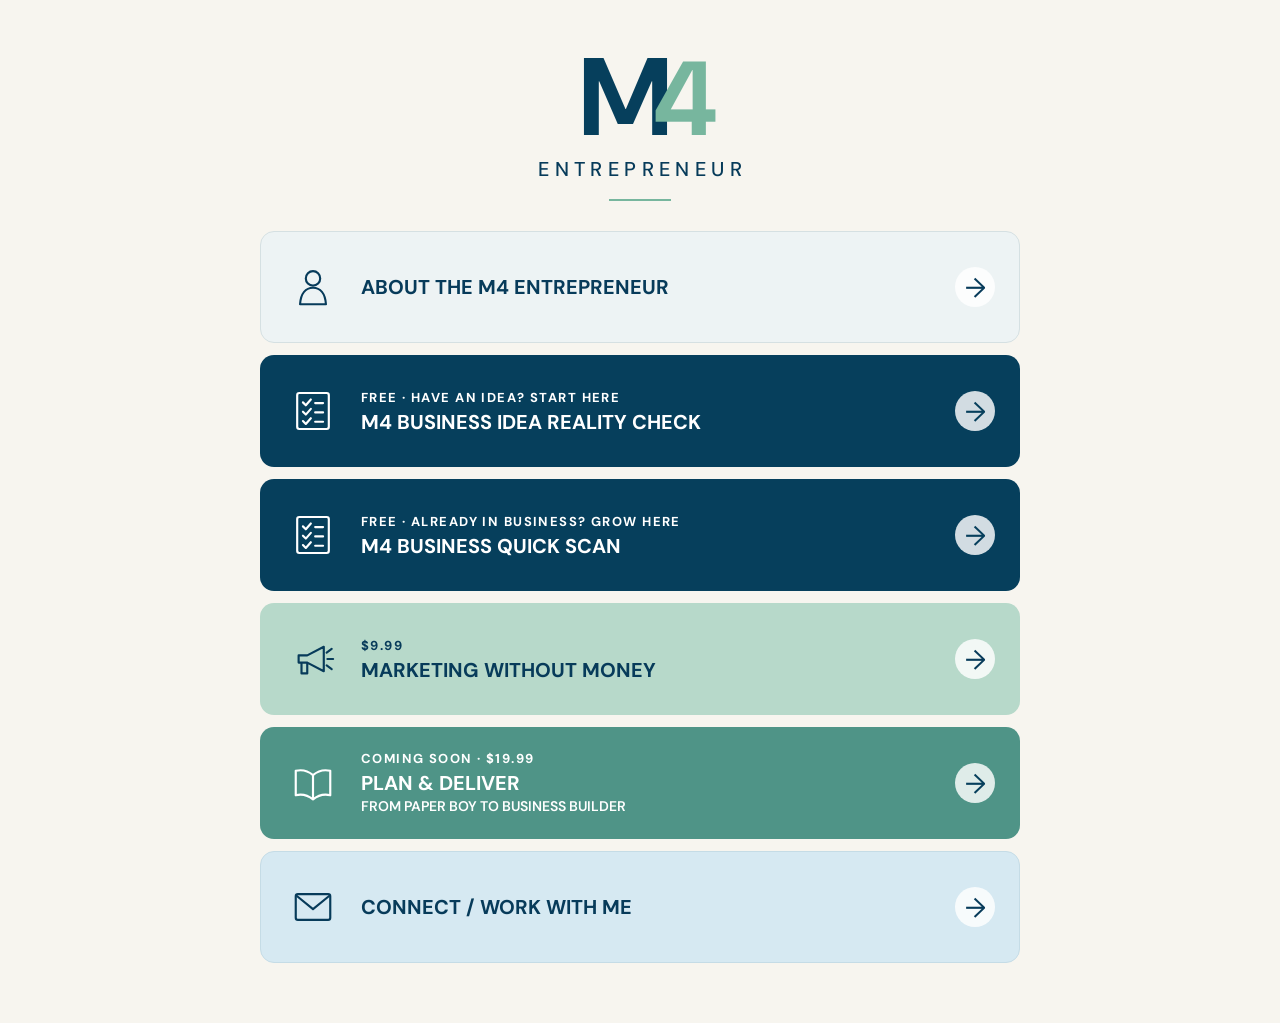
<file: index.html>
<!doctype html>
<html lang="en">
<head>
  <meta charset="utf-8">
  <meta name="viewport" content="width=device-width, initial-scale=1">
  <title>M4 Entrepreneur</title>
  <meta name="description" content="M4 Entrepreneur">

  <link rel="preconnect" href="https://fonts.googleapis.com">
  <link rel="preconnect" href="https://fonts.gstatic.com" crossorigin>
  <link href="https://fonts.googleapis.com/css2?family=DM+Sans:wght@500;600;700&display=swap" rel="stylesheet">

  <link rel="stylesheet" href="style.css">
</head>

<body>

<main class="page">

  <header class="brand">
    <div class="m4-logo" aria-label="M4">
      <span class="m">M</span><span class="four">4</span>
    </div>

    <div class="wordmark">ENTREPRENEUR</div>
    <div class="rule"></div>
  </header>


  <section class="link-stack">

    <!-- ABOUT -->
    <a class="card card-about" href="about.html">
      <span class="icon">
        <svg viewBox="0 0 64 64" aria-hidden="true">
          <circle cx="32" cy="20" r="10"/>
          <path d="M14 56c1-15 8-23 18-23s17 8 18 23H14z"/>
        </svg>
      </span>

      <span class="text">
        <strong>ABOUT THE M4 ENTREPRENEUR</strong>
      </span>

      <span class="arrow">→</span>
    </a>


    <!-- IDEA REALITY CHECK -->
    <a class="card card-navy" href="#">
      <span class="icon">
        <svg viewBox="0 0 64 64" aria-hidden="true">
          <rect x="10" y="7" width="44" height="50" rx="3"/>
          <path d="M18 20l4 4 7-8M18 33l4 4 7-8M18 46l4 4 7-8M35 21h11M35 34h11M35 47h11"/>
        </svg>
      </span>

      <span class="text">
        <small>FREE · HAVE AN IDEA? START HERE</small>
        <strong>M4 BUSINESS IDEA REALITY CHECK</strong>
      </span>

      <span class="arrow">→</span>
    </a>


    <!-- BUSINESS QUICK SCAN -->
    <a class="card card-navy" href="#">
      <span class="icon">
        <svg viewBox="0 0 64 64" aria-hidden="true">
          <rect x="10" y="7" width="44" height="50" rx="3"/>
          <path d="M18 20l4 4 7-8M18 33l4 4 7-8M18 46l4 4 7-8M35 21h11M35 34h11M35 47h11"/>
        </svg>
      </span>

      <span class="text">
        <small>FREE · ALREADY IN BUSINESS? GROW HERE</small>
        <strong>M4 BUSINESS QUICK SCAN</strong>
      </span>

      <span class="arrow">→</span>
    </a>


    <!-- MARKETING WITHOUT MONEY -->
    <a class="card card-green" href="#">
      <span class="icon">
        <svg viewBox="0 0 64 64" aria-hidden="true">
          <path d="M12 27h12l23-12v34L24 37H12zM24 37v15h-8V37M51 23l7-5M52 32h8M51 41l7 5"/>
        </svg>
      </span>

      <span class="text">
        <small>$9.99</small>
        <strong>MARKETING WITHOUT MONEY</strong>
      </span>

      <span class="arrow">→</span>
    </a>


    <!-- PLAN & DELIVER -->
    <div class="card card-teal">
      <span class="icon">
        <svg viewBox="0 0 64 64" aria-hidden="true">
          <path d="M8 15c9-2 17 0 24 6v34c-7-6-15-8-24-6V15zM56 15c-9-2-17 0-24 6v34c7-6 15-8 24-6V15zM32 21v34"/>
        </svg>
      </span>

      <span class="text">
        <small>COMING SOON · $19.99</small>
        <strong>PLAN &amp; DELIVER</strong>
        <span class="subtitle">FROM PAPER BOY TO BUSINESS BUILDER</span>
      </span>

      <span class="arrow">→</span>
    </div>


    <!-- CONNECT -->
   <a class="card card-connect" href="mailto:joemolineaux@m4entrepreneur.com">
      <span class="icon">
        <svg viewBox="0 0 64 64" aria-hidden="true">
          <rect x="8" y="14" width="48" height="36" rx="3"/>
          <path d="M10 17l22 18 22-18"/>
        </svg>
      </span>

      <span class="text">
        <strong>CONNECT / WORK WITH ME</strong>
      </span>

      <span class="arrow">→</span>
    </a>

  </section>

</main>

</body>
</html>
</file>
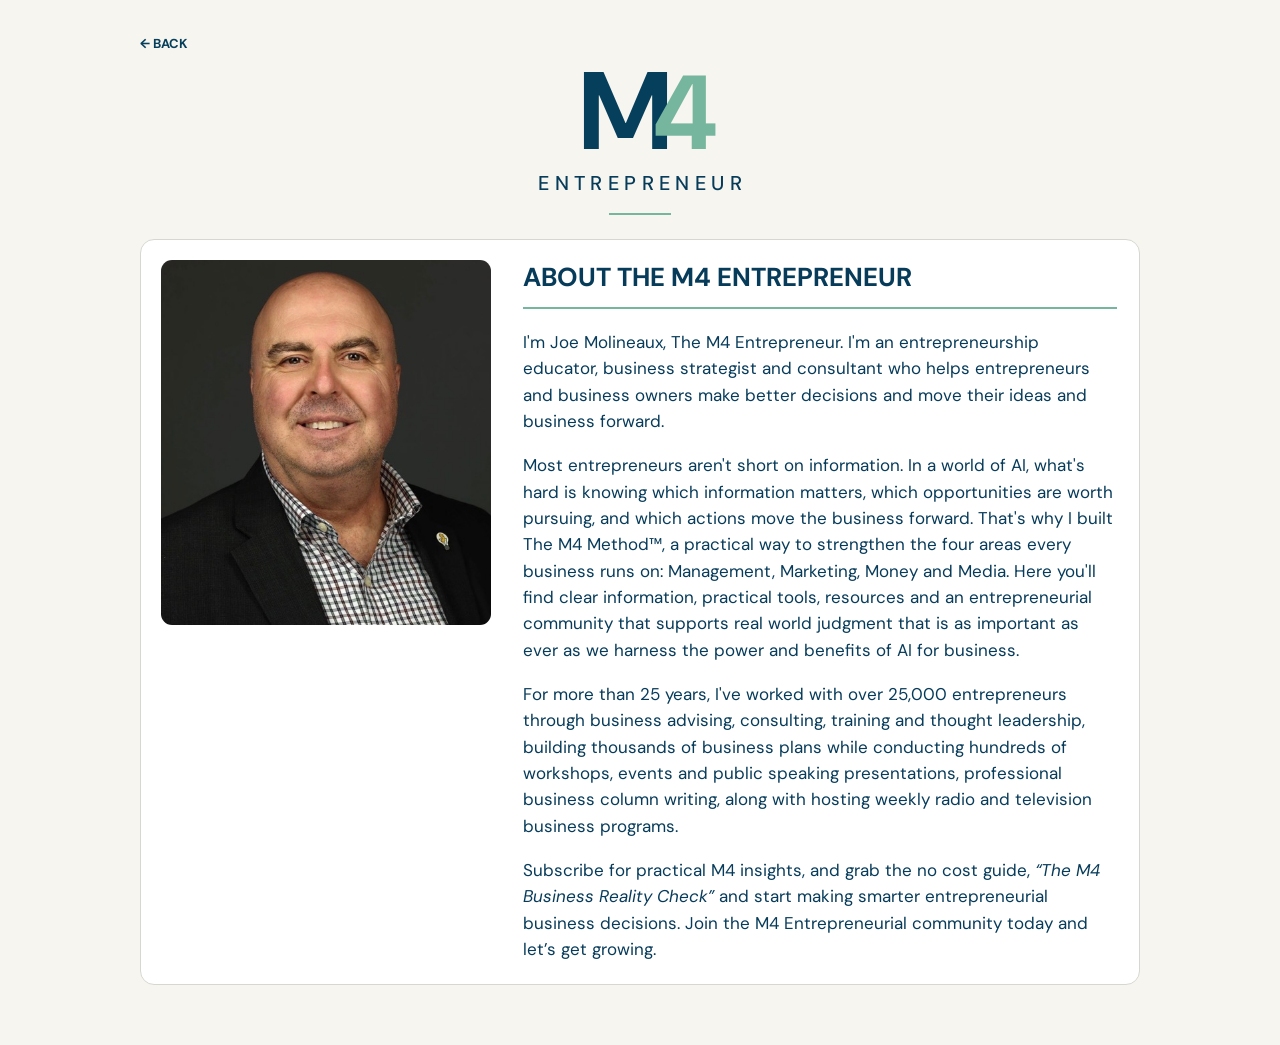
<file: about.html>
<!doctype html>
<html lang="en">
<head>
  <meta charset="utf-8">
  <meta name="viewport" content="width=device-width, initial-scale=1">
  <title>About | M4 Entrepreneur</title>
  <meta name="description" content="About the M4 Entrepreneur">
  <link rel="preconnect" href="https://fonts.googleapis.com">
  <link rel="preconnect" href="https://fonts.gstatic.com" crossorigin>
  <link href="https://fonts.googleapis.com/css2?family=DM+Sans:wght@500;600;700&display=swap" rel="stylesheet">
  <link rel="stylesheet" href="style.css">
</head>

<body>

<main class="about-page">

  <a class="back-link" href="index.html">← BACK</a>

  <header class="brand about-brand">
    <div class="m4-logo" aria-label="M4">
      <span class="m">M</span><span class="four">4</span>
    </div>
    <div class="wordmark">ENTREPRENEUR</div>
    <div class="rule"></div>
  </header>

  <section class="about-card">

    <div class="photo-frame">
      <img
        src="about-photo.jpg"
        alt="M4 Entrepreneur"
        onerror="this.style.display='none'; this.nextElementSibling.style.display='grid';"
      >
      <div class="photo-placeholder">
        <span>ADD PHOTO</span>
        <small>about-photo.jpg</small>
      </div>
    </div>

    <div class="about-copy">

      <h1>ABOUT THE M4 ENTREPRENEUR</h1>

      <div class="blank-copy">

        <p>I'm Joe Molineaux, The M4 Entrepreneur. I'm an entrepreneurship educator, business strategist and consultant who helps entrepreneurs and business owners make better decisions and move their ideas and business forward.</p>

        <p>Most entrepreneurs aren't short on information. In a world of AI, what's hard is knowing which information matters, which opportunities are worth pursuing, and which actions move the business forward. That's why I built The M4 Method™, a practical way to strengthen the four areas every business runs on: Management, Marketing, Money and Media. Here you'll find clear information, practical tools, resources and an entrepreneurial community that supports real world judgment that is as important as ever as we harness the power and benefits of AI for business.</p>

        <p>For more than 25 years, I've worked with over 25,000 entrepreneurs through business advising, consulting, training and thought leadership, building thousands of business plans while conducting hundreds of workshops, events and public speaking presentations, professional business column writing, along with hosting weekly radio and television business programs.</p>

        <p>Subscribe for practical M4 insights, and grab the no cost guide, <em>“The M4 Business Reality Check”</em> and start making smarter entrepreneurial business decisions. Join the M4 Entrepreneurial community today and let’s get growing.</p>

      </div>

    </div>

  </section>

</main>

</body>
</html>
</file>
<file: style.css>
:root {
  --cream: #f7f5ef;
  --navy: #063f5c;
  --navy-deep: #04344d;
  --green: #77b69e;
  --green-soft: #b7d9ca;
  --teal: #4f9487;
  --blue-soft: #d6e9f2;
  --about-soft: #edf3f4;
  --text: #073b5a;
  --white: #ffffff;
  --border: #d7d7d2;
}

* {
  box-sizing: border-box;
}

html {
  margin: 0;
  padding: 0;
}

body {
  margin: 0;
  min-height: 100vh;
  background: var(--cream);
  color: var(--text);
  font-family: "DM Sans", Arial, sans-serif;
}


/* =========================
   MAIN PAGE
   ========================= */

.page {
  width: min(760px, calc(100% - 32px));
  margin: 0 auto;
  padding: 48px 0 60px;
}


/* =========================
   BRAND / LOGO
   ========================= */

.brand {
  text-align: center;
  margin-bottom: 30px;
}

.m4-logo {
  height: 100px;
  line-height: 100px;
  letter-spacing: -16px;
  white-space: nowrap;
}

.m4-logo .m {
  font-size: 110px;
  font-weight: 700;
  color: var(--navy);
}

.m4-logo .four {
  font-size: 105px;
  font-weight: 700;
  color: var(--green);
  margin-left: -3px;
}

.wordmark {
  font-size: 20px;
  font-weight: 500;
  letter-spacing: .27em;
  padding-left: .27em;
  margin-top: 8px;
}

.rule {
  width: 62px;
  height: 2px;
  background: var(--green);
  margin: 17px auto 0;
}


/* =========================
   HOMEPAGE CARDS
   ========================= */

.link-stack {
  display: grid;
  gap: 12px;
}

.card {
  min-height: 112px;
  border-radius: 14px;

  display: grid;
  grid-template-columns: 64px minmax(0, 1fr) 44px;
  align-items: center;

  gap: 16px;
  padding: 20px;

  color: var(--text);
  text-decoration: none;

  border: 1px solid transparent;

  transition:
    transform .15s ease,
    box-shadow .15s ease;
}

a.card:hover {
  transform: translateY(-2px);
  box-shadow: 0 7px 18px rgba(4, 52, 77, .10);
}


/* ICONS */

.icon {
  display: grid;
  place-items: center;
}

.icon svg {
  width: 46px;
  height: 46px;

  fill: none;
  stroke: currentColor;
  stroke-width: 3;
  stroke-linecap: round;
  stroke-linejoin: round;
}


/* CARD TEXT */

.text {
  display: flex;
  flex-direction: column;
  justify-content: center;
}

.text small {
  font-size: 13px;
  font-weight: 700;
  letter-spacing: .11em;
  margin-bottom: 5px;
}

.text strong {
  font-size: 20px;
  line-height: 1.12;
  font-weight: 700;
}

.subtitle {
  font-size: 14px;
  line-height: 1.25;
  font-weight: 600;
  margin-top: 4px;
}


/* ARROW */

.arrow {
  width: 40px;
  height: 40px;

  border-radius: 50%;

  display: grid;
  place-items: center;

  background: rgba(255,255,255,.82);

  font-size: 27px;
  line-height: 1;
}


/* =========================
   INDIVIDUAL CARD COLORS
   ========================= */

.card-about {
  background: var(--about-soft);
  border-color: #d5e0e2;
}

.card-navy {
  background: var(--navy);
  color: var(--white);
}

.card-navy .arrow {
  color: var(--navy);
}

.card-green {
  background: var(--green-soft);
}

.card-teal {
  background: var(--teal);
  color: var(--white);
}

.card-teal .arrow {
  color: var(--navy);
}

.card-connect {
  background: var(--blue-soft);
  border-color: #c5dce6;
}


/* =========================
   ABOUT PAGE
   ========================= */

.about-page {
  width: min(1000px, calc(100% - 32px));
  margin: 0 auto;
  padding: 32px 0 60px;
}

.back-link {
  display: inline-block;

  color: var(--navy);
  text-decoration: none;

  font-size: 13px;
  font-weight: 700;

  margin-bottom: 10px;
}

.about-brand {
  margin-bottom: 24px;
}


/* ABOUT CARD */

.about-card {
  background: var(--white);

  border: 1px solid var(--border);
  border-radius: 14px;

  display: grid;
  grid-template-columns: 330px minmax(0, 1fr);

  align-items: start;

  gap: 30px;
  padding: 20px;
}


/* ABOUT PHOTO */

.photo-frame {
  width: 100%;
  align-self: start;

  border-radius: 11px;
  overflow: hidden;

  background: #e8eceb;
  position: relative;
}

.photo-frame img {
  width: 100%;
  height: auto;
  display: block;
}

.photo-placeholder {
  min-height: 330px;

  display: none;
  place-items: center;
  align-content: center;

  text-align: center;
  gap: 4px;

  color: var(--navy);
}

.photo-placeholder span {
  font-weight: 700;
}

.photo-placeholder small {
  font-size: 12px;
}


/* ABOUT COPY */

.about-copy {
  padding: 3px 2px 2px;
}

.about-copy h1 {
  font-size: 26px;
  line-height: 1.15;

  margin: 0 0 20px;
  padding-bottom: 14px;

  border-bottom: 2px solid var(--green);
}

.blank-copy {
  min-height: 160px;
}

.about-copy p {
  font-size: 17px;
  line-height: 1.55;

  margin: 0 0 18px;
}

.about-copy p:last-child {
  margin-bottom: 0;
}


/* =========================
   MOBILE
   ========================= */

@media (max-width: 700px) {

  .page {
    width: calc(100% - 24px);
    padding: 32px 0 44px;
  }

  .brand {
    margin-bottom: 25px;
  }

  .m4-logo {
    height: 82px;
    line-height: 82px;
  }

  .m4-logo .m {
    font-size: 91px;
  }

  .m4-logo .four {
    font-size: 87px;
  }

  .wordmark {
    font-size: 17px;
  }


  /* MOBILE CARDS */

  .card {
    min-height: 96px;

    grid-template-columns:
      48px minmax(0, 1fr) 38px;

    padding: 15px 12px;
    gap: 10px;
  }

  .icon svg {
    width: 37px;
    height: 37px;
  }

  .text small {
    font-size: 11px;
  }

  .text strong {
    font-size: 16px;
  }

  .subtitle {
    font-size: 11.5px;
  }

  .arrow {
    width: 34px;
    height: 34px;
    font-size: 23px;
  }


  /* MOBILE ABOUT */

  .about-page {
    width: calc(100% - 24px);
    padding: 22px 0 44px;
  }

  .about-card {
    grid-template-columns: 1fr;

    gap: 20px;
    padding: 15px;
  }

  .photo-frame {
    width: 100%;
  }

  .photo-frame img {
    width: 100%;
    height: auto;
    max-height: 520px;
    object-fit: contain;
  }

  .about-copy h1 {
    font-size: 22px;
  }

  .about-copy p {
    font-size: 16px;
    line-height: 1.6;
    margin-bottom: 18px;
  }
}


/* EXTRA SMALL PHONES */

@media (max-width: 390px) {

  .card {
    grid-template-columns:
      40px minmax(0, 1fr) 36px;
  }

  .icon svg {
    width: 35px;
    height: 35px;
  }

  .text strong {
    font-size: 15px;
  }

  .subtitle {
    font-size: 11px;
  }

  .arrow {
    width: 32px;
    height: 32px;
    font-size: 22px;
  }
}
</file>
